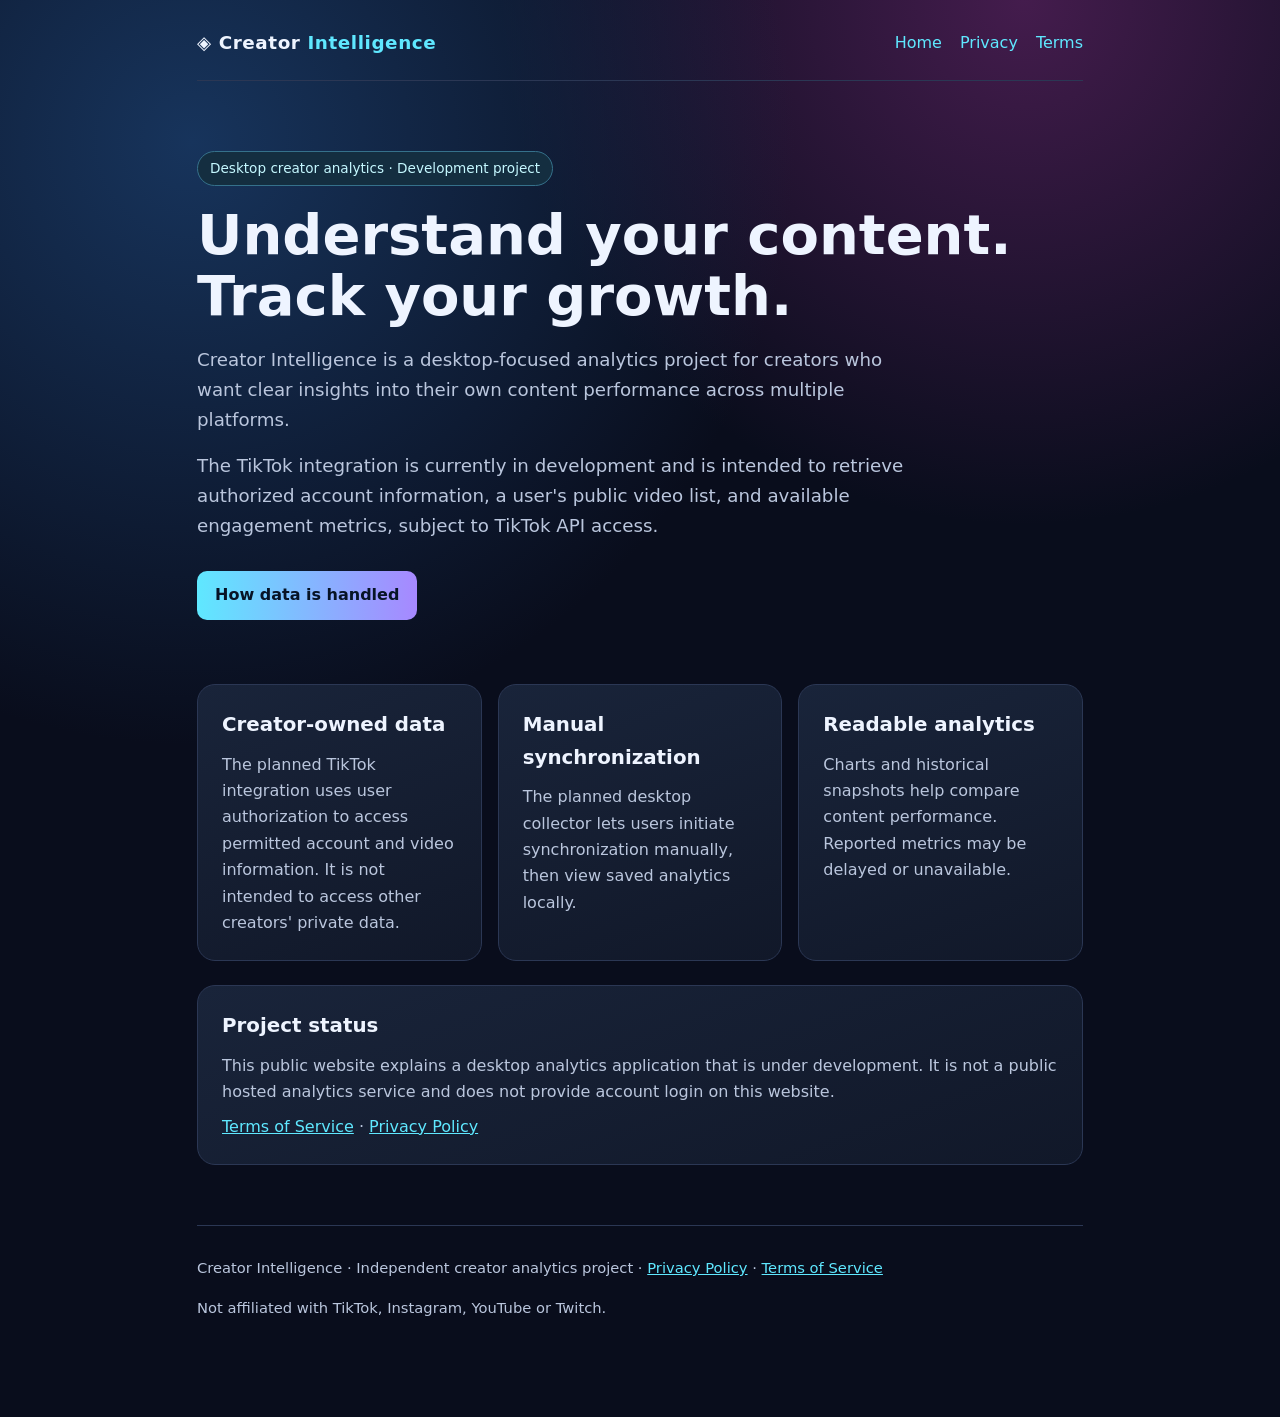
<file: index.html>
<!doctype html><html lang="en"><head><meta charset="utf-8"><meta name="viewport" content="width=device-width, initial-scale=1"><meta name="description" content="Creator Intelligence: independent creator analytics project"><title>Index · Creator Intelligence</title><link rel="stylesheet" href="style.css"></head><body><div class="wrap"><header><a class="brand" href="./">◈ Creator <span>Intelligence</span></a><nav><a href="./">Home</a><a href="privacy.html">Privacy</a><a href="terms.html">Terms</a></nav></header><main><section class="hero"><div class="pill">Desktop creator analytics · Development project</div><h1>Understand your content.<br>Track your growth.</h1><p class="sub">Creator Intelligence is a desktop-focused analytics project for creators who want clear insights into their own content performance across multiple platforms.</p><p class="sub">The TikTok integration is currently in development and is intended to retrieve authorized account information, a user's public video list, and available engagement metrics, subject to TikTok API access.</p><a class="cta" href="privacy.html">How data is handled</a></section><section class="grid"><div class="card"><h2>Creator-owned data</h2><p>The planned TikTok integration uses user authorization to access permitted account and video information. It is not intended to access other creators' private data.</p></div><div class="card"><h2>Manual synchronization</h2><p>The planned desktop collector lets users initiate synchronization manually, then view saved analytics locally.</p></div><div class="card"><h2>Readable analytics</h2><p>Charts and historical snapshots help compare content performance. Reported metrics may be delayed or unavailable.</p></div></section><section class="card"><h2>Project status</h2><p>This public website explains a desktop analytics application that is under development. It is not a public hosted analytics service and does not provide account login on this website.</p><p><a href="terms.html">Terms of Service</a> · <a href="privacy.html">Privacy Policy</a></p></section></main><footer><p>Creator Intelligence · Independent creator analytics project · <a href="privacy.html">Privacy Policy</a> · <a href="terms.html">Terms of Service</a></p><p>Not affiliated with TikTok, Instagram, YouTube or Twitch.</p></footer></div></body></html>
</file>
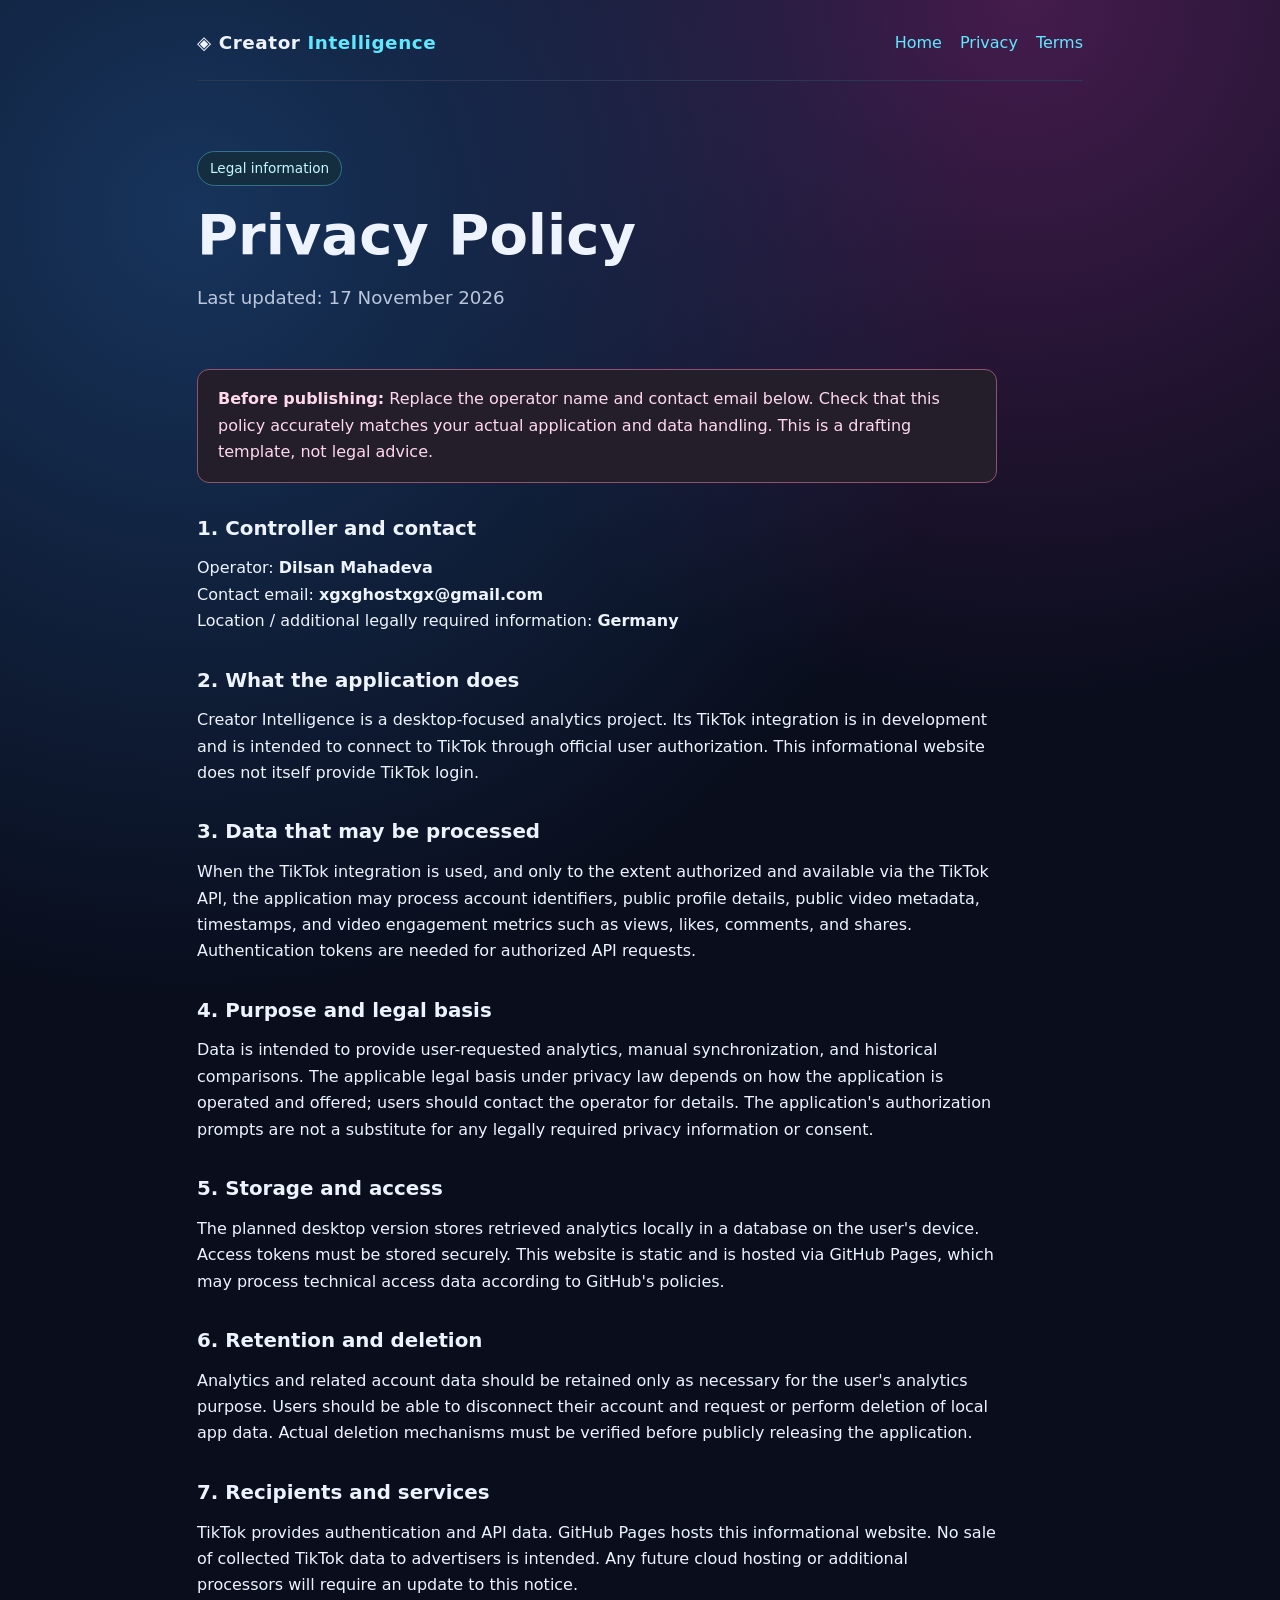
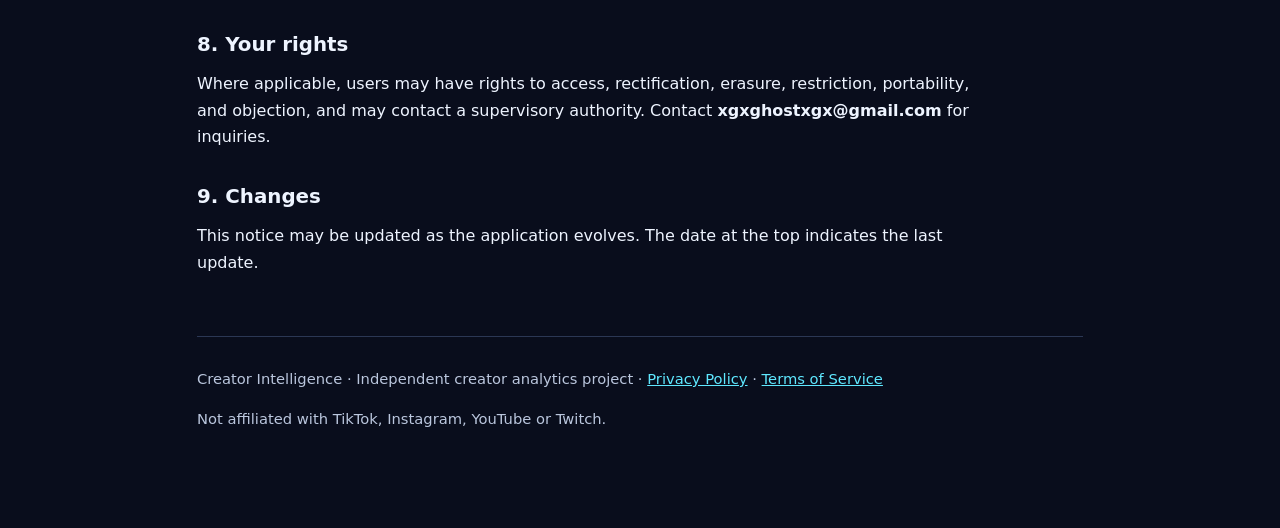
<file: privacy.html>
<!doctype html><html lang="en"><head><meta charset="utf-8"><meta name="viewport" content="width=device-width, initial-scale=1"><meta name="description" content="Creator Intelligence: independent creator analytics project"><title>Privacy · Creator Intelligence</title><link rel="stylesheet" href="style.css"></head><body><div class="wrap"><header><a class="brand" href="./">◈ Creator <span>Intelligence</span></a><nav><a href="./">Home</a><a href="privacy.html">Privacy</a><a href="terms.html">Terms</a></nav></header><main class="legal"><section class="hero"><div class="pill">Legal information</div><h1>Privacy Policy</h1><p class="sub">Last updated: 17 November 2026</p></section><div class="alert"><strong>Before publishing:</strong> Replace the operator name and contact email below. Check that this policy accurately matches your actual application and data handling. This is a drafting template, not legal advice.</div><h2>1. Controller and contact</h2><p>Operator: <strong>Dilsan Mahadeva</strong><br>Contact email: <strong>xgxghostxgx@gmail.com</strong><br>Location / additional legally required information: <strong>Germany</strong></p><h2>2. What the application does</h2><p>Creator Intelligence is a desktop-focused analytics project. Its TikTok integration is in development and is intended to connect to TikTok through official user authorization. This informational website does not itself provide TikTok login.</p><h2>3. Data that may be processed</h2><p>When the TikTok integration is used, and only to the extent authorized and available via the TikTok API, the application may process account identifiers, public profile details, public video metadata, timestamps, and video engagement metrics such as views, likes, comments, and shares. Authentication tokens are needed for authorized API requests.</p><h2>4. Purpose and legal basis</h2><p>Data is intended to provide user-requested analytics, manual synchronization, and historical comparisons. The applicable legal basis under privacy law depends on how the application is operated and offered; users should contact the operator for details. The application's authorization prompts are not a substitute for any legally required privacy information or consent.</p><h2>5. Storage and access</h2><p>The planned desktop version stores retrieved analytics locally in a database on the user's device. Access tokens must be stored securely. This website is static and is hosted via GitHub Pages, which may process technical access data according to GitHub's policies.</p><h2>6. Retention and deletion</h2><p>Analytics and related account data should be retained only as necessary for the user's analytics purpose. Users should be able to disconnect their account and request or perform deletion of local app data. Actual deletion mechanisms must be verified before publicly releasing the application.</p><h2>7. Recipients and services</h2><p>TikTok provides authentication and API data. GitHub Pages hosts this informational website. No sale of collected TikTok data to advertisers is intended. Any future cloud hosting or additional processors will require an update to this notice.</p><h2>8. Your rights</h2><p>Where applicable, users may have rights to access, rectification, erasure, restriction, portability, and objection, and may contact a supervisory authority. Contact <strong>xgxghostxgx@gmail.com</strong> for inquiries.</p><h2>9. Changes</h2><p>This notice may be updated as the application evolves. The date at the top indicates the last update.</p></main><footer><p>Creator Intelligence · Independent creator analytics project · <a href="privacy.html">Privacy Policy</a> · <a href="terms.html">Terms of Service</a></p><p>Not affiliated with TikTok, Instagram, YouTube or Twitch.</p></footer></div></body></html>
</file>
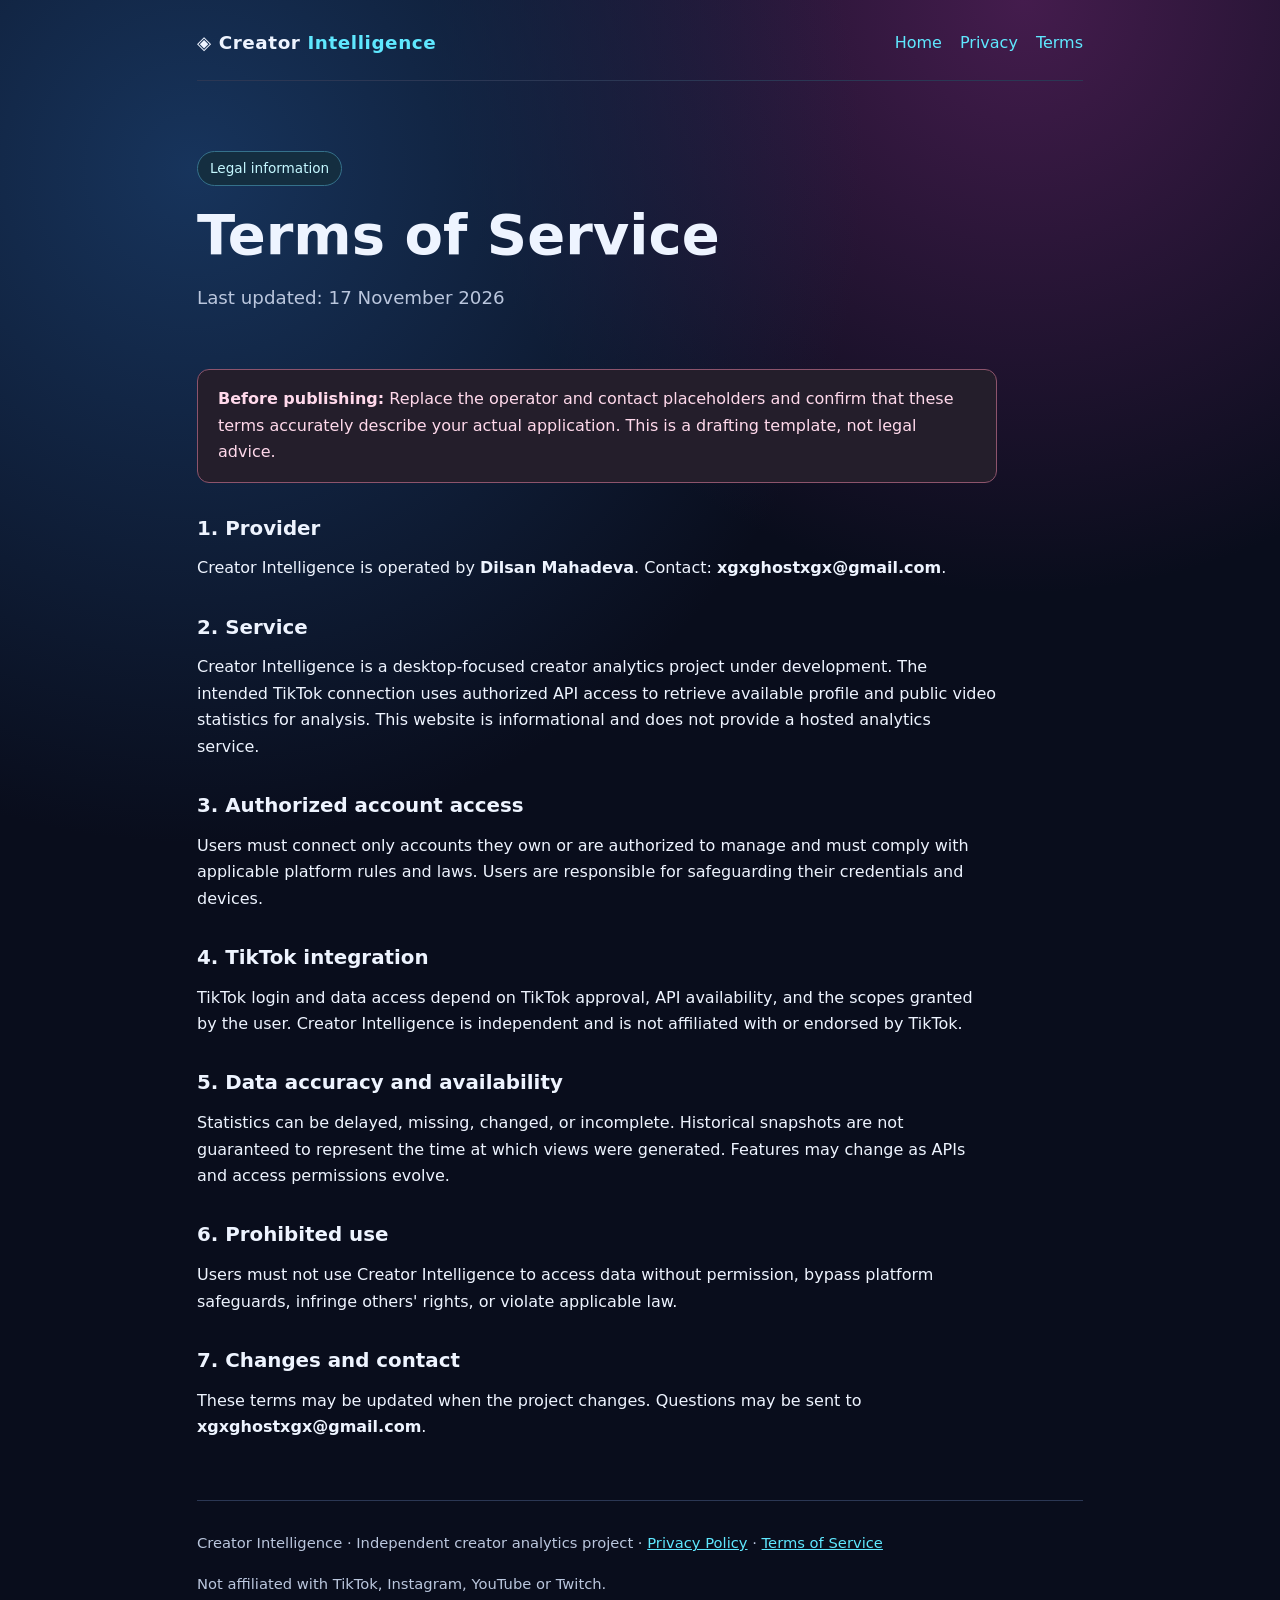
<file: terms.html>
<!doctype html><html lang="en"><head><meta charset="utf-8"><meta name="viewport" content="width=device-width, initial-scale=1"><meta name="description" content="Creator Intelligence: independent creator analytics project"><title>Terms · Creator Intelligence</title><link rel="stylesheet" href="style.css"></head><body><div class="wrap"><header><a class="brand" href="./">◈ Creator <span>Intelligence</span></a><nav><a href="./">Home</a><a href="privacy.html">Privacy</a><a href="terms.html">Terms</a></nav></header><main class="legal"><section class="hero"><div class="pill">Legal information</div><h1>Terms of Service</h1><p class="sub">Last updated: 17 November 2026</p></section><div class="alert"><strong>Before publishing:</strong> Replace the operator and contact placeholders and confirm that these terms accurately describe your actual application. This is a drafting template, not legal advice.</div><h2>1. Provider</h2><p>Creator Intelligence is operated by <strong>Dilsan Mahadeva</strong>. Contact: <strong>xgxghostxgx@gmail.com</strong>.</p><h2>2. Service</h2><p>Creator Intelligence is a desktop-focused creator analytics project under development. The intended TikTok connection uses authorized API access to retrieve available profile and public video statistics for analysis. This website is informational and does not provide a hosted analytics service.</p><h2>3. Authorized account access</h2><p>Users must connect only accounts they own or are authorized to manage and must comply with applicable platform rules and laws. Users are responsible for safeguarding their credentials and devices.</p><h2>4. TikTok integration</h2><p>TikTok login and data access depend on TikTok approval, API availability, and the scopes granted by the user. Creator Intelligence is independent and is not affiliated with or endorsed by TikTok.</p><h2>5. Data accuracy and availability</h2><p>Statistics can be delayed, missing, changed, or incomplete. Historical snapshots are not guaranteed to represent the time at which views were generated. Features may change as APIs and access permissions evolve.</p><h2>6. Prohibited use</h2><p>Users must not use Creator Intelligence to access data without permission, bypass platform safeguards, infringe others' rights, or violate applicable law.</p><h2>7. Changes and contact</h2><p>These terms may be updated when the project changes. Questions may be sent to <strong>xgxghostxgx@gmail.com</strong>.</p></main><footer><p>Creator Intelligence · Independent creator analytics project · <a href="privacy.html">Privacy Policy</a> · <a href="terms.html">Terms of Service</a></p><p>Not affiliated with TikTok, Instagram, YouTube or Twitch.</p></footer></div></body></html>
</file>
<file: style.css>
:root{color-scheme:dark;--bg:#090d1c;--card:#131b2e;--line:#2b3754;--fg:#eef4ff;--muted:#bac6dd;--cyan:#5fe8ff;--pink:#f58ccf}*{box-sizing:border-box}body{margin:0;background:radial-gradient(circle at 15% 10%,#17345c 0,transparent 36%),radial-gradient(circle at 80% 0,#441c4d 0,transparent 30%),var(--bg);color:var(--fg);font-family:system-ui,-apple-system,Segoe UI,sans-serif;line-height:1.65}a{color:var(--cyan)}a:hover{color:var(--pink)}.wrap{max-width:930px;margin:auto;padding:28px 22px 80px}header{display:flex;align-items:center;justify-content:space-between;gap:18px;flex-wrap:wrap;border-bottom:1px solid var(--line);padding-bottom:22px}header a{text-decoration:none}nav{display:flex;gap:18px;flex-wrap:wrap}.brand{font-size:1.15rem;font-weight:800;letter-spacing:.03em;color:var(--fg)}.brand span{color:var(--cyan)}h1{font-size:clamp(2rem,4.5vw,3.5rem);line-height:1.1;margin:0 0 18px}h2{margin:0 0 10px;font-size:1.24rem}p{margin:8px 0 16px}.hero{padding:70px 0 40px}.sub{font-size:1.14rem;color:var(--muted);max-width:730px}.pill{display:inline-block;color:#c5f8ff;border:1px solid #35718b;background:#142e40;border-radius:99px;font-size:.85rem;padding:5px 12px;margin-bottom:18px}.grid{display:grid;grid-template-columns:repeat(auto-fit,minmax(240px,1fr));gap:16px;margin:24px 0}.card{border:1px solid var(--line);background:linear-gradient(160deg,#19243a,#111829);border-radius:18px;padding:24px}.card p{color:var(--muted);margin-bottom:0}.legal{max-width:800px}.legal h2{margin-top:30px}.legal ul{padding-left:22px}.alert{background:#241e2b;border:1px solid #8d546c;border-radius:12px;padding:16px 20px;color:#ffd9eb}.cta{display:inline-block;margin-top:14px;text-decoration:none;border-radius:10px;background:linear-gradient(90deg,var(--cyan),#a788ff);color:#071426;font-weight:750;padding:11px 18px}footer{border-top:1px solid var(--line);margin-top:60px;padding-top:22px;color:var(--muted);font-size:.92rem}small,.muted{color:var(--muted)}
</file>
